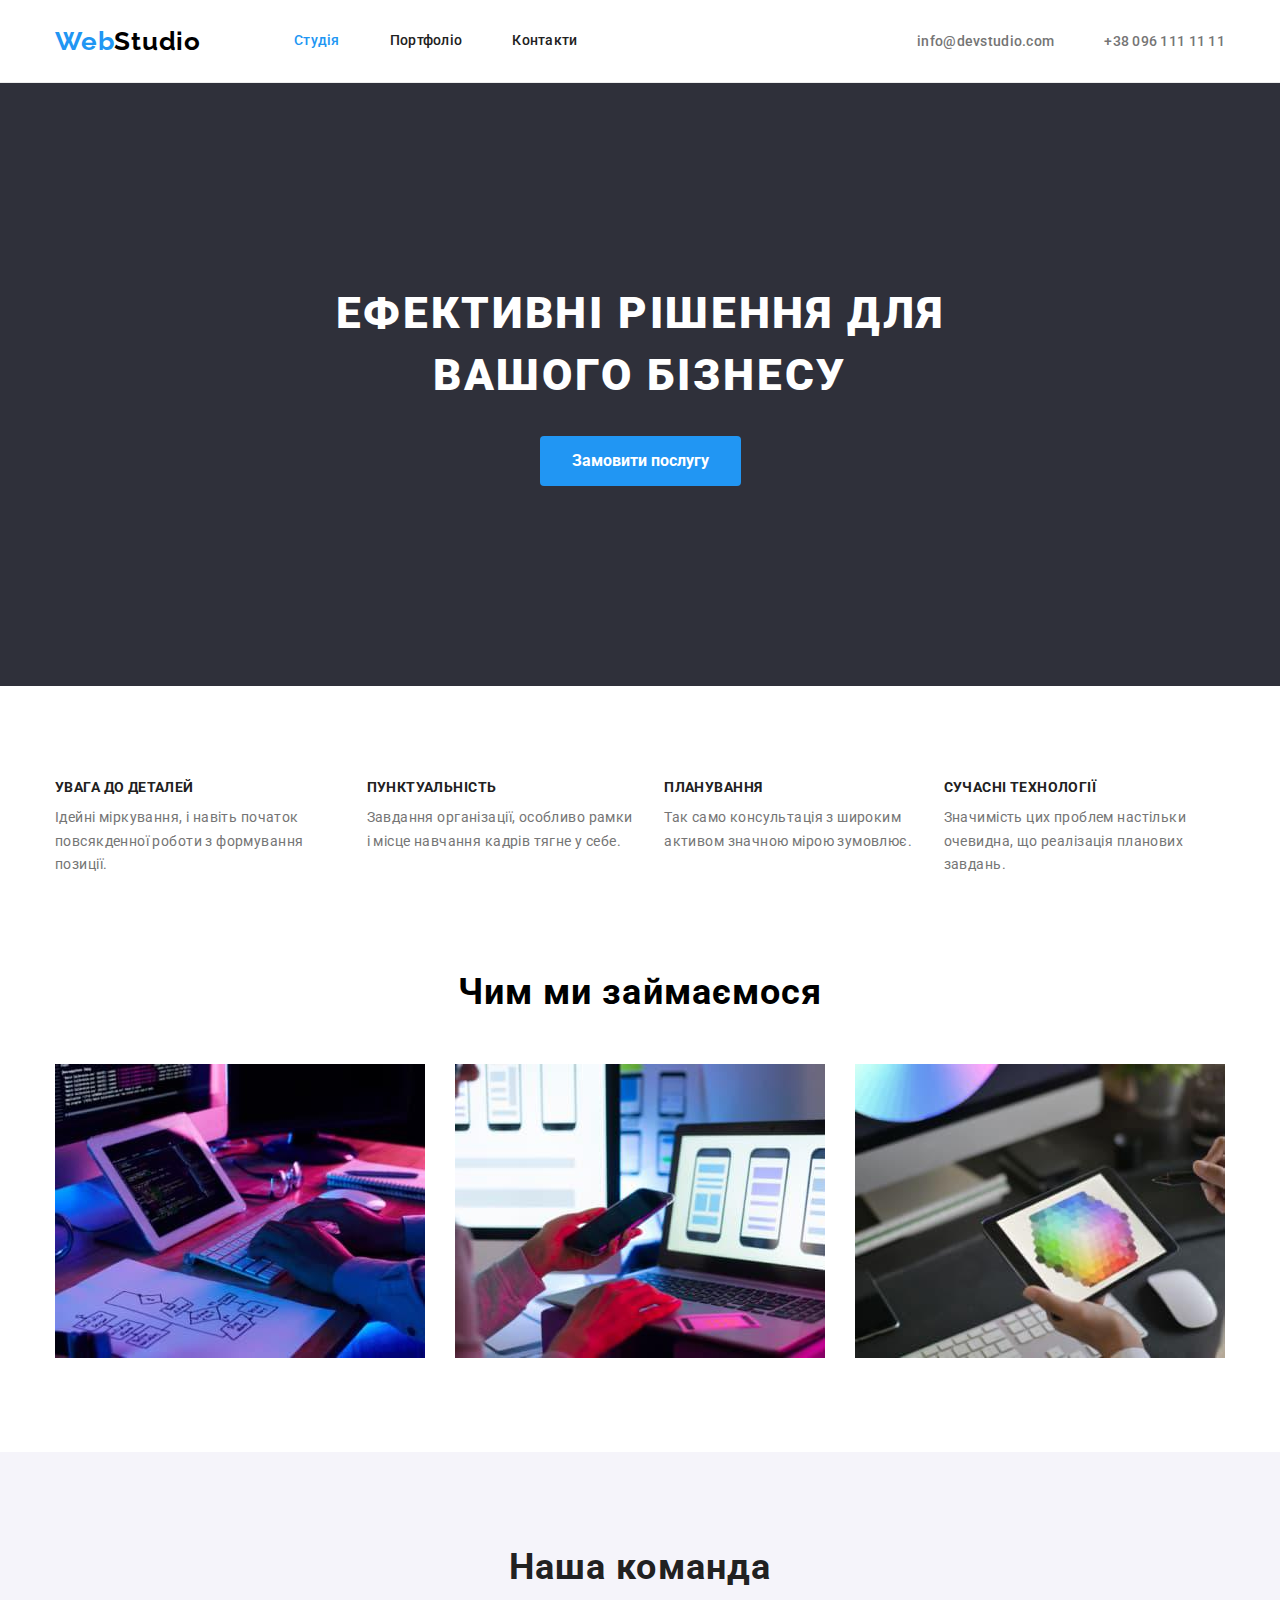
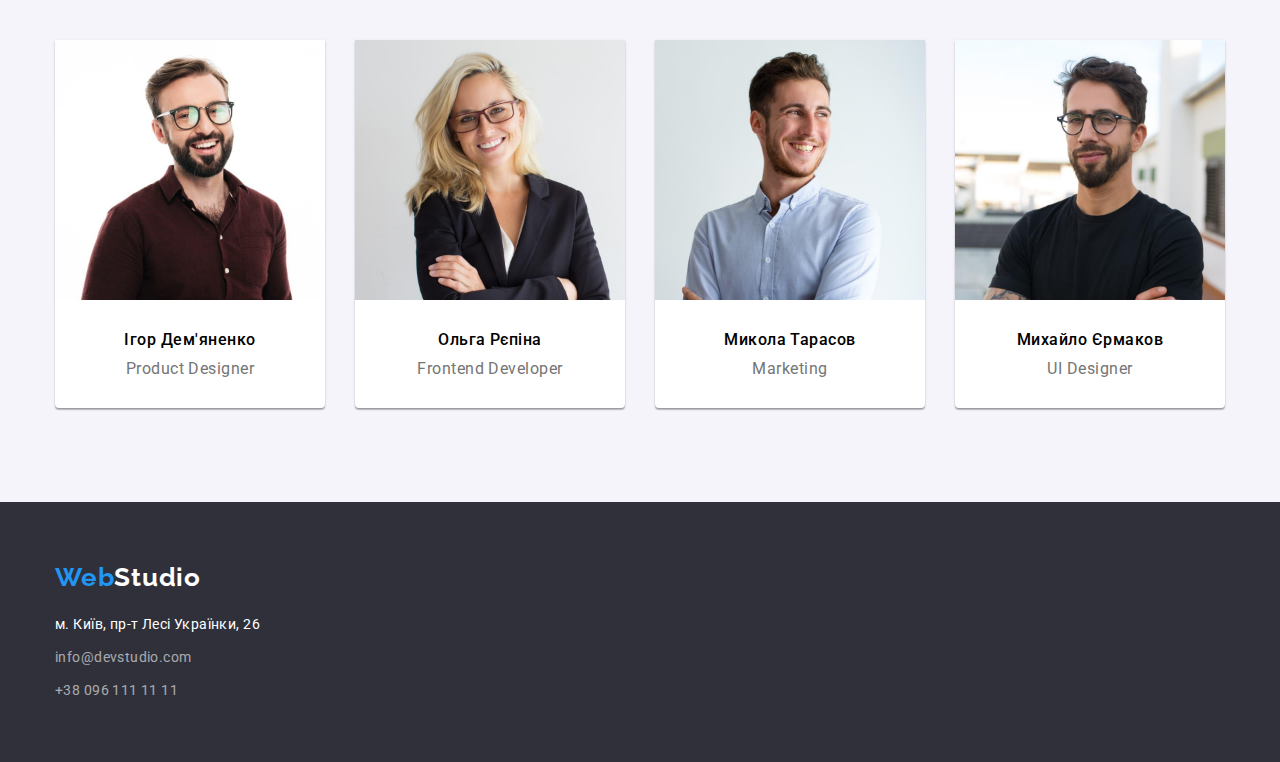
<file: index.html>
<!DOCTYPE html>
<html lang="uk">
  <head>
    <title>Головна</title>
    <meta charset="utf-8">
	<meta http-equiv="X-UA-Compatible" content="IE=edge">
    <meta name="viewport" content="width=device-width, initial-scale=1.0">
	<link href="https://fonts.googleapis.com/css2?family=Montserrat:wght@400;700&family=Raleway:wght@700&family=Roboto:wght@400;500;700;900&display=swap" rel="stylesheet">  
	<link rel="stylesheet" href="https://cdnjs.cloudflare.com/ajax/libs/modern-normalize/1.1.0/modern-normalize.min.css"/> 
	<link rel="stylesheet" href="./css/styles.css">
  </head>
  <body >
     <header class="header">
	 <div class="container page">
	  <a class="logo"  href="index.html" lang="en" >Web<span class="logo-part">Studio</span></a>
    		<nav class="navigate">
		     	
		 <ul class="pages">
          <li class="page"><a class="page-link current" href="index.html">Студія</a></li>
          <li class="page"><a class="page-link" href="portfolio.html">Портфоліо</a></li>
          <li class="page"><a class="page-link" href="index.html">Контакти</a></li>
        </ul>
		</nav> 
	    
      <ul class="contacts">
        <li class="contact">
		<a class="contact-link" href="mailto:info@devstudio.com">info@devstudio.com</a></li>
        <li class="contact">
		<a class="contact-link" href="tel:+380961111111">+38 096 111 11 11</a></li>
      </ul>
	  </div>
      	  
    </header>
    <main>
	 <section class="hero">
	 <div class="container">
	  <h1 class="hero-title">Ефективні рішення для вашого бізнесу</h1>
        <button type="button" class="button" >Замовити послугу</button>
      </div>
	  </section>
	  
    <section class="section principles">
	<div class="container">
	 <h2 class="visually-hidden">НАШІ ПЕРЕВАГИ</h2>
        <ul class="principles-list">
          <li class="principles-item">
            <h3 class="principles-title">УВАГА ДО ДЕТАЛЕЙ</h3>
            <p class="principles-content">Ідейні міркування, і навіть початок повсякденної роботи з
              формування позиції.
            </p>
          </li>
          <li class="principles-item"> 
            <h3 class="principles-title">ПУНКТУАЛЬНІСТЬ</h3>
            <p class="principles-content">Завдання організації, особливо рамки і місце навчання кадрів тягне
              у себе.
            </p>
          </li>
          <li class="principles-item">
            <h3 class="principles-title">ПЛАНУВАННЯ</h3>
            <p class="principles-content">
              Так само консультація з широким активом значною мірою зумовлює.
            </p>
          </li>
          <li class="principles-item">
            <h3 class="principles-title">СУЧАСНІ ТЕХНОЛОГІЇ</h3>
            <p class="principles-content">Значимість цих проблем настільки очевидна, що реалізація планових
              завдань.
            </p>
          </li>
        </ul>
		</div>
	  </section>
	  <section class="section services">
	  <div class="container">
	   <h2 class="services-title">Чим ми займаємося</h2>
   		<ul class="services-images">
          <li class="services-image">
            <img class="services-picture" 
			src="./images/img1.jpg"
              alt="Робота з персональними комп`ютерами"
              width="370">
		  </li>
          <li class="services-image">
            <img class="services-picture"
              src="./images/img2.jpg"
              alt="Робота з мобільними телефонами"
              width="370">
			</li>
          <li class="services-image">
            <img class="services-picture"
              src="./images/img3.jpg"
              alt="Робота з планшетами"
              width="370">
			</li>
        </ul>
		</div>
	   </section>
      <section class="section team">
	  <div class="container">
	  <h2 class="team-title">Наша команда</h2> 
        <ul class="team-list">
          <li class="team-item">
		  
             <img class="team-picture" src="./images/img4.jpg"  alt="Ігор Дем'яненко" width="270">
             <div class="team-card" >
                <h3 class="team-name">Ігор Дем'яненко</h3>
                <p class="team-profession" lang="en">Product Designer</p>
              </div>
          </li>
          <li class="team-item">
		  
            <img class="team-picture" src="./images/img5.jpg" alt="Ольга Рєпіна" width="270">
              <div class="team-card">
                <h3 class="team-name">Ольга Рєпіна</h3>
                <p class="team-profession" lang="en">Frontend Developer</p>
             
			 </div>
          </li>
          <li class="team-item">
		  
		   <img class="team-picture" src="./images/img6.jpg" alt="Микола Тарасов" width="270">
              <div class="team-card" >
                <h3 class="team-name">Микола Тарасов</h3>
                <p class="team-profession" lang="en">Marketing</p>
              
            </div>
          </li>
          <li class="team-item">
		  
		   <img class="team-picture" src="./images/img7.jpg" alt="Михайло Єрмаков" width="270">
              <div class="team-card" >  
				<h3 class="team-name">Михайло Єрмаков</h3>
                <p class="team-profession" lang="en">UI Designer</p>
				
             </div>
          </li>
        </ul>
		</div>
	</section>
	
    </main>
    <footer class="footer">
	<div class="container">
	 <a class="logo-same" lang="en"  href="index.html">Web<span class="logo-same-part">Studio</span></a>
	 <address class="address">
	 <ul class="address-list">
	  <li class="address-item"><a class="address-link" href="https://goo.gl/maps/CPtrU1FHBa2aNyZL9" target="_blank" rel="noopener noreferrer nofollow"
            ><span class="address-selection color">м. Київ, пр-т Лесі Українки, 26</span></a></li>
        <li class="address-item"><a class="address-link" href="mailto:info@devstudio.com"><span class="address-selection__contact">info@devstudio.com</span></a></li>
        <li class="address-item"><a class="address-link" href="tel:+380961111111"><span class="address-selection__contact">+38 096 111 11 11</span ></a></li>
      </ul>
	  </address>
	</div>	 
	 </footer>
		
  </body>
</html>
</file>
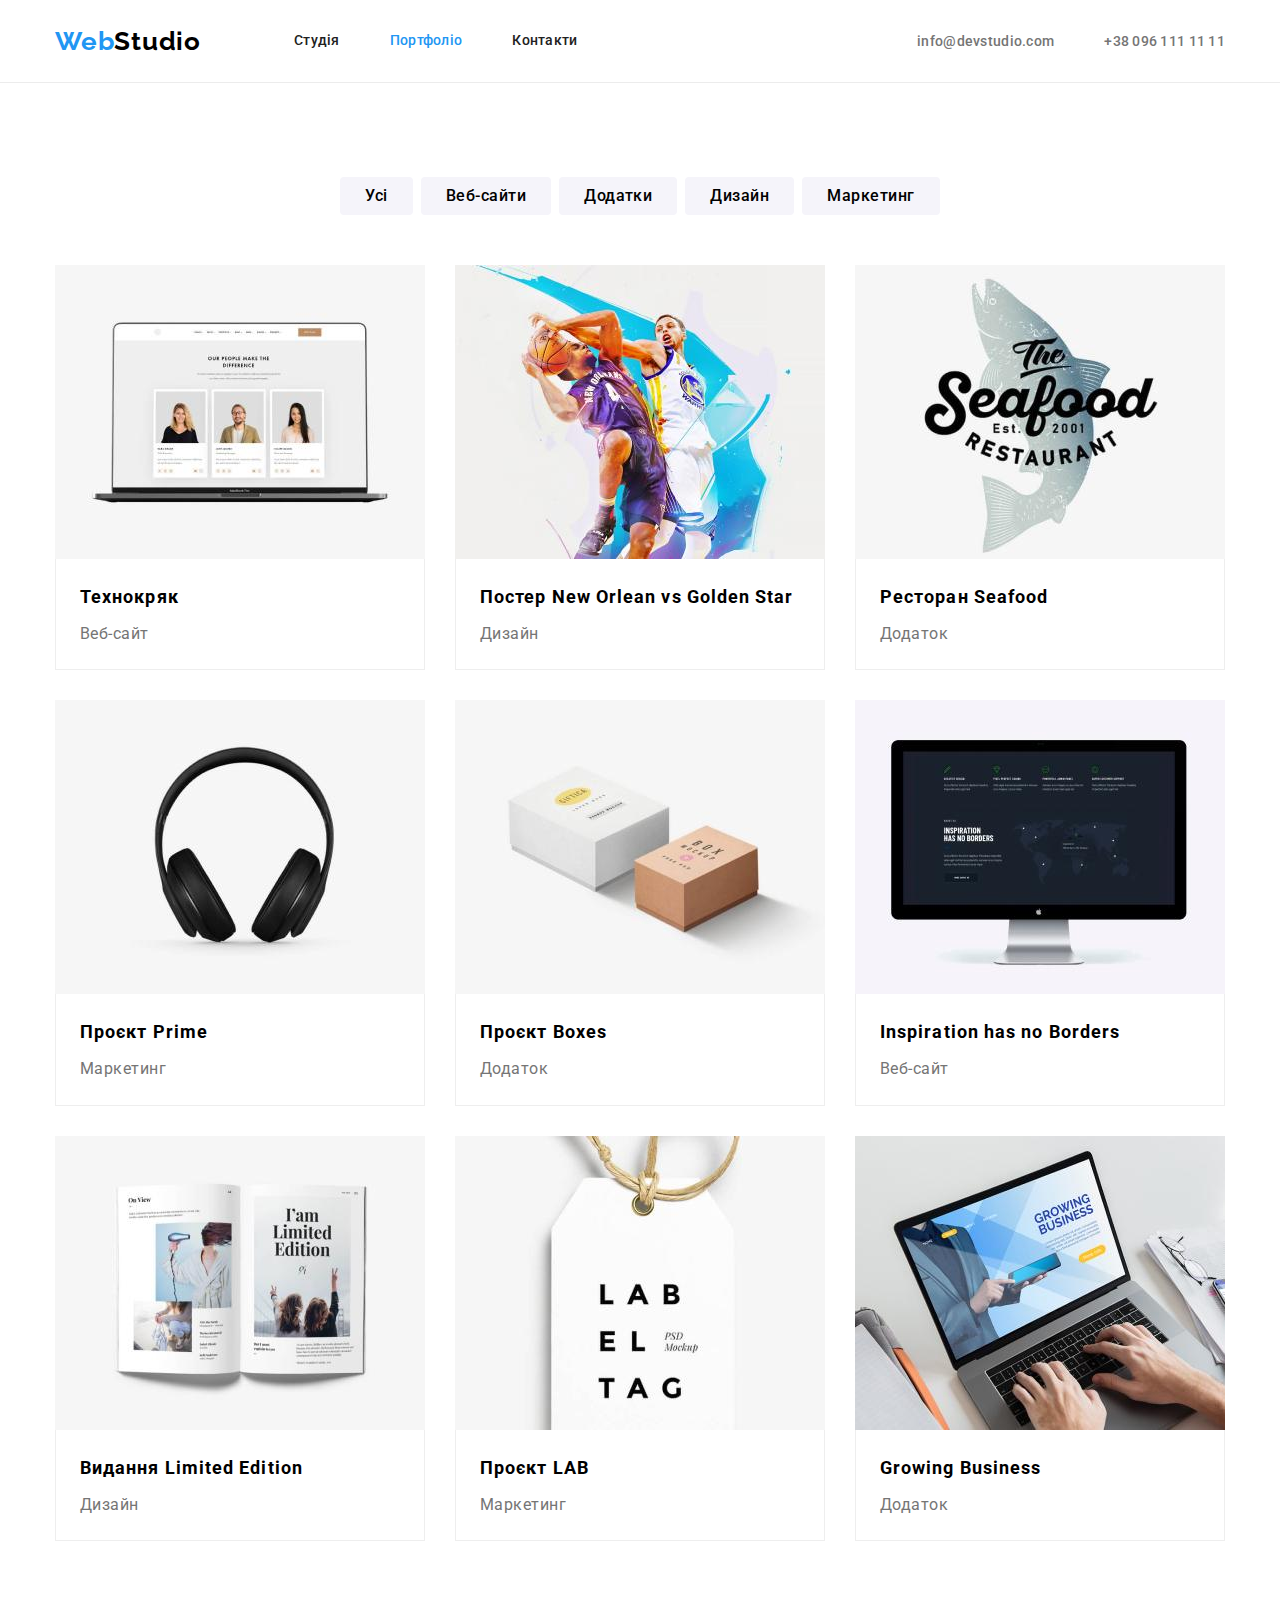
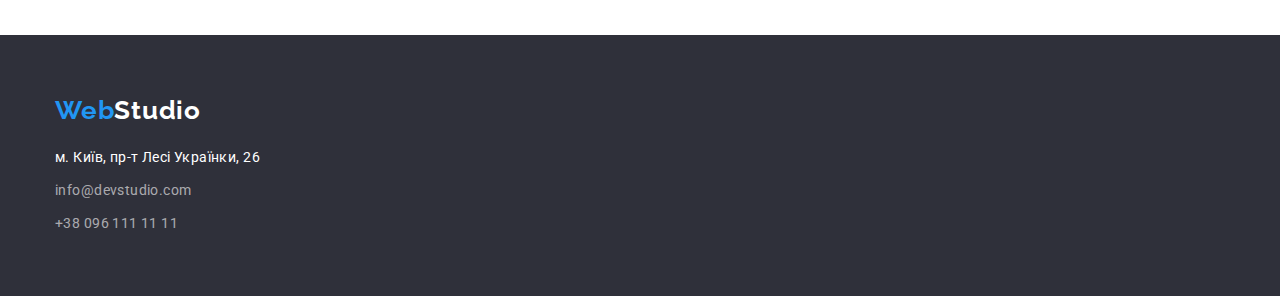
<file: portfolio.html>
<!DOCTYPE html>
<html lang="uk">
<head>
<title>Портфоліо</title>
<meta charset="utf-8">
	<meta http-equiv="X-UA-Compatible" content="IE=edge">
    <meta name="viewport" content="width=device-width, initial-scale=1.0">
	<link href="https://fonts.googleapis.com/css2?family=Montserrat:wght@400;700&family=Raleway:wght@700&family=Roboto:wght@400;500;700;900&display=swap" rel="stylesheet">  
	<link rel="stylesheet" href="https://cdnjs.cloudflare.com/ajax/libs/modern-normalize/1.1.0/modern-normalize.min.css"/> 
   <link rel="stylesheet" href="./css/styles.css">	
</head>
<body>

<header class="header">
    
	   <div class="container page">
     <a class="logo"  href="index.html" lang="en" >Web<span class="logo-part">Studio</span></a>	   
		<nav class="navigate">
			
		 <ul class="pages">
          <li class="page"><a class="page-link" href="index.html">Студія</a></li>
          <li class="page"><a class="page-link current" href="/">Портфоліо</a></li>
          <li class="page"><a class="page-link" href="index.html">Контакти</a></li>
        </ul>
		</nav> 
		
        
      
      <ul class="contacts">
        <li class="contact">
		<a class="contact-link" href="mailto:info@devstudio.com">info@devstudio.com</a></li>
        <li class="contact">
		<a class="contact-link" href="tel:+380961111111">+38 096 111 11 11</a></li>
      </ul>
	</div>
 </header>
  <main>
  <section class="section portfolio">
  <div class="container">
<h1 class="visually-hidden">Кнопки</h1>
<ul class="filter-buttons">
<li class="filter-item"><button type="button" class="filter-button">Усі</button></li>
<li class="filter-item"><button type="button" class="filter-button">Веб-сайти</button></li>
<li class="filter-item"><button type="button" class="filter-button">Додатки</button></li>
<li class="filter-item"><button type="button" class="filter-button">Дизайн</button></li>
<li class="filter-item"><button type="button" class="filter-button">Маркетинг</button></li>
</ul>
         
        <ul class="cards">
          <li class="cards-item">
		   <img class="cards-picture" src="./images/imgp1.jpg"  alt="Технокряк" width="370"/>
			<div class="cards-poster">
                <h2 class="cards-title">Технокряк</h2>
                <p class="cards-text">Веб-сайт</p>
              </div>
		   </li>
          <li class="cards-item">
		    <img class="cards-picture" src="./images/imgp2.jpg" alt="Постер" width="370">
             <div class="cards-poster">
                <h2 class="cards-title" lang="en">Постер New Orlean vs Golden Star</h2>
                <p class="cards-text" lang="en">Дизайн</p>
			</div>                      
          </li>
          <li class="cards-item">
		    <img class="cards-picture" src="./images/imgp3.jpg" alt="Ресторан Seafood" width="370">
             <div class="cards-poster">
                <h2 class="cards-title" lang="en">Ресторан Seafood</h2>
                <p class="cards-text">Додаток</p>
             </div>
          </li>
        
		
          <li class="cards-item">
		  <img class="cards-picture" src="./images/imgp4.jpg"  alt="Проєкт Prime" width="370">
            <div class="cards-poster">
                <h2 class="cards-title">Проєкт Prime</h2>
                <p class="cards-text">Маркетинг</p>
              </div>
          </li>
          <li class="cards-item">
		  <img class="cards-picture" src="./images/imgp5.jpg" alt="Проєкт Boxes" width="370">
           <div class="cards-poster">
                <h2 class="cards-title" lang="en">Проєкт Boxes</h2>
                <p class="cards-text" lang="en">Додаток</p>
				</div>							
          </li>
          <li class="cards-item">
		  <img class="cards-picture" src="./images/imgp6.jpg" alt="Inspiration has no Borders" width="370">
            <div class="cards-poster">
                <h2 class="cards-title" lang="en">Inspiration has no Borders</h2>
                <p class="cards-text">Веб-сайт</p>
              </div>
           </li>
       
          <li class="cards-item">
		  <img class="cards-picture" src="./images/imgp7.jpg"  alt="Видання Limited Edition" width="370">
            <div class="cards-poster">
                <h2 class="cards-title" lang="en">Видання Limited Edition</h2>
                <p class="cards-text">Дизайн</p>
              </div>
           </li>
          <li class="cards-item">
		  <img class="cards-picture" src="./images/imgp8.jpg" alt="Проєкт LAB" width="370">
            <div class="cards-poster">
                <h2 class="cards-title" lang="en">Проєкт LAB</h2>
                <p class="cards-text" lang="en">Маркетинг</p>
				</div>							
           </li>
          <li class="cards-item">
		  <img class="cards-picture" src="./images/imgp9.jpg" alt="Growing Business" width="370">
             <div class="cards-poster">
                <h2 class="cards-title" lang="en">Growing Business</h2>
                <p class="cards-text">Додаток</p>
              </div>
           </li>
         
        </ul>
    </div>		
</section>
</main>
<footer class="footer-portfolio">
   <div class="container">
	  <a class="logo-same" lang="en"  href="index.html" >Web<span class="logo-same-part">Studio</span></a>
     <address class="address">
	 <ul class="address-list">
	  <li class="address-item"><a class="address-link" href="https://goo.gl/maps/CPtrU1FHBa2aNyZL9" target="_blank" rel="noopener noreferrer nofollow">м. Київ, пр-т Лесі Українки, 26</a></li> 
       
        <li class="address-item"><a class="address-link" href="mailto:info@devstudio.com"><span class="address-selection__contact">info@devstudio.com</span></a></li>
        <li class="address-item"><a class="address-link" href="tel:+380961111111"><span class="address-selection__contact">+38 096 111 11 11</span ></a></li>
      </ul>
	  </address>
	 </div> 
</footer >


</body>
</html>
</file>
<file: css/styles.css>
:root{
--selection-color:#2196F3;
--logo-color:#2196F3;
--logo-footer-color:#FFFFFF;
--hero-color:#2F303A;
--background-first:#FFFFFF;
--background-second:#F5F4FA;
--background-third:#FFFFFF;
--background-header:#FFFFFF;
--primary-text-color:#212121;
--secondary-text-color:#757575;
--background-third-color:#757575;
--portfolio-background:#FFFFFF;
--button-background:#2196F3;
--button-background-second:#F5F4FA;
--primary-white-color:#FFFFFF;
--third-text-color:#FFFFFF;
--border-color:#ECECEC;
--logo-part-color:#000000;
--footer-background:#2F303A;
--text-border-color:#EEEEEE;
--card-border-color:#EEEEEE;
--card-background-color:#FFFFFF;
--backdrop-background-color:#FFFFFF;
--contacts-footer-background:rgba(255, 255, 255, 0.6);

}
*,*::before,*::after { 
margin: 0; 
padding: 0;
} 
body {
font-family: 'Roboto', sans-serif;
font-size: 14px;
background: var(--primary-white-color);

}

.container{
width:1200px;
padding-left:15px;
padding-right:15px;
margin:0 auto;
}
.section{
padding-top:94px;
padding-bottom:94px;
}
.header{
border-bottom:1px solid var(--border-color);
}


.portfolio{
background: var(--portfolio-background);
}

.hero{
padding-top:200px;
padding-bottom:200px;
background: var(--hero-color);
}

.navigate{
display:flex;
align-items:center;
}

.logo{
font-family: 'Raleway';
font-weight: 700;
font-size: 26px;
line-height:1.2;
text-decoration:none;
/* identical to box height */
letter-spacing: 0.03em;
color:var(--logo-color);
display:flex;
padding-top: 26px;
padding-bottom:25px;
}

.logo-part{
font-family: 'Raleway';
font-weight: 700;
font-size: 26px;
letter-spacing: 0.03em;
line-height:1.2;
color: var(--logo-part-color); 
}
.logo:focus{
color:var(--selection-color);
outline: 1px solid var(--selection-color);
}
.page-link.current{
color:var(--selection-color);
}
.pages{
display:flex;
list-style:none;
margin-left:93px;
gap:50px;
}
.page{
display:flex;
align-items:center;
}
.page-link{
display:block;
padding-top:32px;
padding-bottom:32px;
font-weight: 500;
line-height: 1.1;
letter-spacing: 0.02em;
color: var(--primary-text-color);
text-decoration:none;
}
.page-link:hover{
color:var(--selection-color);
}
.page-link:focus{
color:var(--selection-color);
outline: 1px solid var(--selection-color);
}

.contacts{
display:flex;
align-items:center;
list-style:none;
margin-left:auto;
gap:50px;
}
.contact-link{
text-decoration:none;
font-weight: 500;
line-height: 1.1;
letter-spacing: 0.02em;
color: var(--secondary-text-color);
}

.contact-link:hover{
color:var(--selection-color);
}
.contact-link:focus{
color:var(--selection-color);	
outline:1px solid var(--selection-color);
}
.hero-title{
width:696px;
margin:0 auto;
font-weight: 900;
font-size: 44px;
line-height: 1.4;
/* or 136% */
text-align: center;
letter-spacing: 0.06em;
text-transform: uppercase;
background-color:transparent;
color: var(--third-text-color);
}


.button{
display:block;
margin:0 auto;
min-width:200px;
height:50px;
font-size:16px;
margin-top:30px;
padding:10px 32px;
border:none;
cursor:pointer;
color:var(--third-text-color);
background: var(--button-background);
box-shadow: 0px 4px 4px 0px #000000 15%;
border-radius: 4px;
font-weight:700;
}
.button:focus{
background:var(--selection-color);
}

.principles{
display:flex;
}
.principles-list{
display:flex;
list-style:none;
text-decoration:none;
gap:30px;
}

.visually-hidden{
position: absolute;
white-space: nowrap;
width: 1px;
height: 1px;
overflow: hidden;
border: 0;
padding:0;
clip: rect(0 0 0 0);
clip-path: inset(50%);
margin: -1px;
}
.principles-title{
font-size:14px;
font-weight: 700;
line-height: 1.1;
letter-spacing: 0.03em;
text-transform: uppercase;
color: var(--primary-text-color);
}

.principles-content{
margin-top:10px;
line-height: 1.7;
/* or 171% */
letter-spacing: 0.03em;
color: var(--secondary-text-color);
}
.services{
padding-top:0;
}
img{
display:block;
}
.services-title{
text-decoration:none;
font-weight: 700;
font-size: 36px;
line-height: 1.2;
text-align: center;
letter-spacing: 0.03em;
}
.services-images{
list-style:none;
display:flex;
margin-top:50px;
gap:30px;
}

.team{
background:var(--background-second);
}

.team-title{
font-weight: 700;
font-size: 36px;
line-height: 1.2;
text-align: center;
letter-spacing: 0.03em;
color: var(--primary-text-color);
}
.team-list{
display:flex;
list-style:none;
margin-top:50px;
gap:30px;
}
.team-name{
font-weight: 500;
font-size: 16px;
line-height: 1.2;
/* identical to box height */
text-align: center;
letter-spacing: 0.03em;
}

.team-item{
background:var(--primary-white-color);
box-shadow: 0px 1px 3px rgba(0, 0, 0, 0.12), 0px 1px 1px rgba(0, 0, 0, 0.14), 0px 2px 1px rgba(0, 0, 0, 0.2);
border-radius: 0px 0px 4px 4px;
}
.team-card{
padding-top:30px;
padding-bottom:30px;
}


.team-profession{
margin-top:10px;
font-size: 16px;
line-height: 1.2;
/* identical to box height */
text-align: center;
letter-spacing: 0.03em;
color: var(--secondary-text-color);
}

.filter-buttons{
display:flex;
list-style:none;
justify-content:center;
gap:8px;
}
.filter-button{
cursor:pointer;
padding-left:25px;
padding-top:6px;
padding-bottom:6px;
padding-right:25px;
border-radius: 4px;
font-weight: 500;
font-size: 16px;
line-height: 1.6;
/* identical to box height, or 162% */
text-align: center;
letter-spacing: 0.03em;
background: var(--button-background-second);
border:none;
}


.filter-button:hover{
color:var(--third-text-color);
background:var(--button-background);	
}

.filter-button:focus{
color:var(--third-text-color);	
background:var(--selection-color);	
}

.cards{
display:flex;
flex-wrap:wrap;
list-style:none;
margin-top:50px;
padding:0;
gap:30px;
}

.cards-poster{
text-decoration:none;
padding-top:20px;
padding-bottom:20px;
border: 1px solid var(--card-border-color);
border-top:none;
}

.cards-title{
margin-left:24px;
margin-bottom:4px;
font-weight: 700;
font-size: 18px;
line-height: 2;
/* identical to box height, or 200% */
letter-spacing: 0.06em;
}
.cards-text{
margin-left:24px;
font-size: 16px;
line-height: 1.9;
/* identical to box height, or 188% */
letter-spacing: 0.03em;
color: var(--secondary-text-color);
}

.footer{
padding-top:60px;
padding-bottom:60px;
background: var(--footer-background);
}

.logo-same{
text-decoration:none;
font-family: 'Raleway';
font-weight: 700;
font-size: 26px;
line-height: 1.2;
/* identical to box height */
letter-spacing: 0.03em;
color: var(--selection-color);
}

.logo-same:focus{
color:var(--selection-color);
outline:1px solid var(--selection-color);	
}
.address-list{
display:flex;
flex-direction:column;
list-style:none;
margin-top:20px;
gap:9px;
}
.logo-same-part{
font-family: 'Raleway';
font-weight: 700;
font-size: 26px;
line-height: 1.2;
/* identical to box height */
letter-spacing: 0.03em;
color: var(--third-text-color);
}
.address-link{
text-decoration:none;
font-style: normal;
line-height: 1.7;
/* or 171% */
letter-spacing:0.03em;
text-decoration:none;
color: var(--third-text-color);
}
.address-selection.color{
color: var(--third-text-color);
}
.address-selection{
text-decoration:none;
line-height: 1.7;
/* or 171% */
letter-spacing: 0.03em;
color: var(--primary-white-color);
}
.address-selection__contact{
text-decoration:none;
line-height: 1.7;
/* or 171% */
letter-spacing: 0.03em;
color: var(--contacts-footer-background);
}
.address-selection__contact:hover{
color:var(--selection-color);
}
.address-selection__contact:focus{
color:var(--selection-color);	
outline:1px solid var(--selection-color);
}

.footer-portfolio{
padding-top:60px;
padding-bottom:60px;
background: var(--footer-background);
}
</file>
